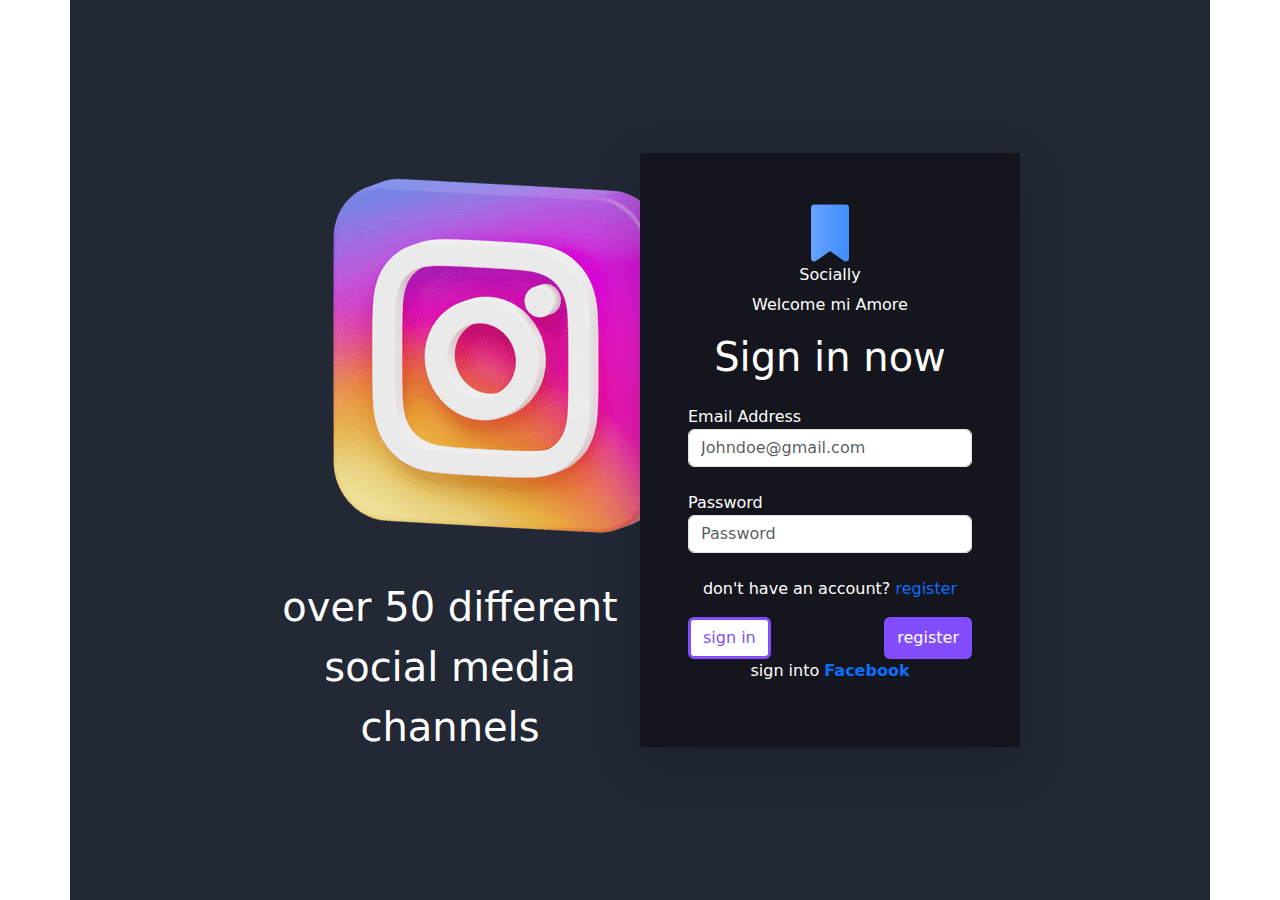
<file: index.html>
<!DOCTYPE html>
<html lang="en">
<head>
    <meta charset="UTF-8">
    <meta name="viewport" content="width=device-width, initial-scale=1.0">
    <title>Instagram.com</title>
    <link rel="stylesheet" href="css/bootstrap.css">
    <link rel="stylesheet" href="css/style.css">

</head>
<body>
    <div class="container fluid bg-back"> 
                
        <div class=" row vh-100">
          <div class="col-lg-12">
            
            <div class="row h-100 justify-content-center align-items-center"> 

            <div class="col-lg-4">
                 <img src="instagram pic.png" alt="">
                <p class="text-center fs-1"> over 50 different social media channels </p> 
            </div>

                <div class="col-lg-4 p-5 shadow-lg bg-form rounded-form">
                    <img src="bookmark.webp" class="d-block mx-auto" alt="">

                    <h6 class="text-center"> Socially </h6>
                    <p class="text-center"> Welcome mi Amore</p> 
                    <h1 class="text-center"> Sign in now </h1>

                    <form action="">
                        <div class="my-4">
                            <label for="">Email Address</label>
                            <input type="email"  placeholder="Johndoe@gmail.com" class="form-control"> 

                        </div>

                        <div class="mb-4">
                            <label for="">Password</label>
                            <input type="Password"  placeholder="Password" class="form-control">  
                        </div>
                        <p class="text-center"> don't have an account? <a class="text-decoration-none" href="">register</a></p> 
                        
                        <div class="d-flex justify-content-between">
                            <button class="btn btn-outline-purple"> sign in</button>
                            <button class="btn btn-purple"> register</button> 

                        </div> 

                        <p class="text-center">sign into <a class="text-decoration-none fw-bold" href="">Facebook</a></p> 

                       

                    </form>


                </div>

            

          </div>  
        </div> 
        </div> 

    </div>
    
</body>
</html>
</file>
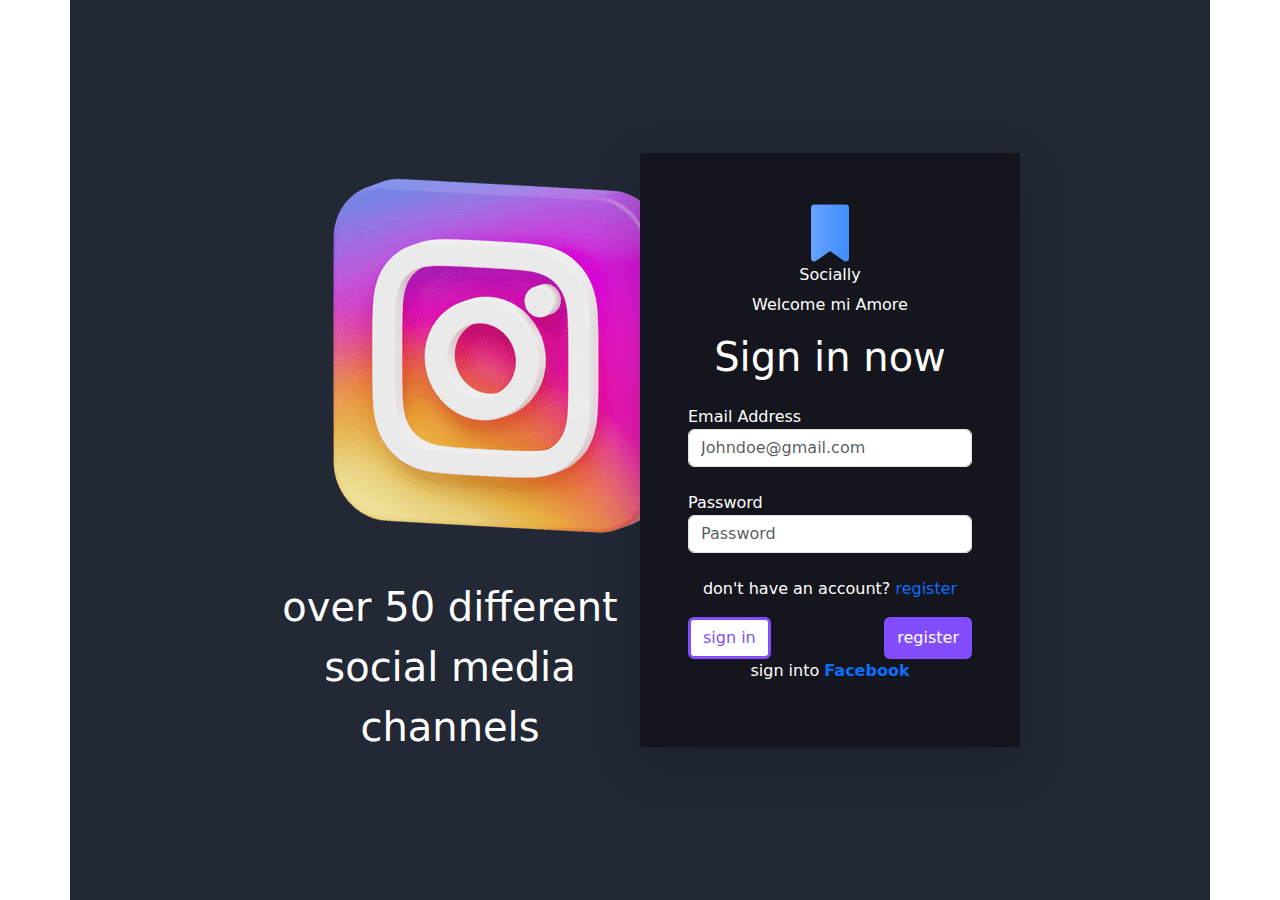
<file: instagram.html>
<!DOCTYPE html>
<html lang="en">
<head>
    <meta charset="UTF-8">
    <meta name="viewport" content="width=device-width, initial-scale=1.0">
    <title>Instagram.com</title>
    <link rel="stylesheet" href="css/bootstrap.css">
    <link rel="stylesheet" href="css/style.css">

</head>
<body>
    <div class="container fluid bg-back"> 
                
        <div class=" row vh-100">
          <div class="col-lg-12">
            
            <div class="row h-100 justify-content-center align-items-center"> 

            <div class="col-lg-4">
                 <img src="instagram pic.png" alt="">
                <p class="text-center fs-1"> over 50 different social media channels </p> 
            </div>

                <div class="col-lg-4 p-5 shadow-lg bg-form rounded-form">
                    <img src="bookmark.webp" class="d-block mx-auto" alt="">

                    <h6 class="text-center"> Socially </h6>
                    <p class="text-center"> Welcome mi Amore</p> 
                    <h1 class="text-center"> Sign in now </h1>

                    <form action="">
                        <div class="my-4">
                            <label for="">Email Address</label>
                            <input type="email"  placeholder="Johndoe@gmail.com" class="form-control"> 

                        </div>

                        <div class="mb-4">
                            <label for="">Password</label>
                            <input type="Password"  placeholder="Password" class="form-control">  
                        </div>
                        <p class="text-center"> don't have an account? <a class="text-decoration-none" href="">register</a></p> 
                        
                        <div class="d-flex justify-content-between">
                            <button class="btn btn-outline-purple"> sign in</button>
                            <button class="btn btn-purple"> register</button> 

                        </div> 

                        <p class="text-center">sign into <a class="text-decoration-none fw-bold" href="">Facebook</a></p> 

                       

                    </form>


                </div>

            

          </div>  
        </div> 
        </div> 

    </div>
    
</body>
</html>
</file>
<file: css/style.css>
.btn-outline-purple:hover{
    color: white;
    background-color: #824dff;
}

.btn-purple{
    color:white;
    background-color: #824dff;
}

.btn-outline-purple{
    border: 3px solid #824dff;
    color: #824dff;
    background-color: white;
}


    .btn-outline-purple:hover{
        border: 3px solid #824dff;
        color: #824dff;
        background-color:white;
    }

    .bg-back{
     background-color: rgb(34,41,53);
     color: white;
    } 

    .bg-form{
        background-color: #15151d;
    }
</file>
